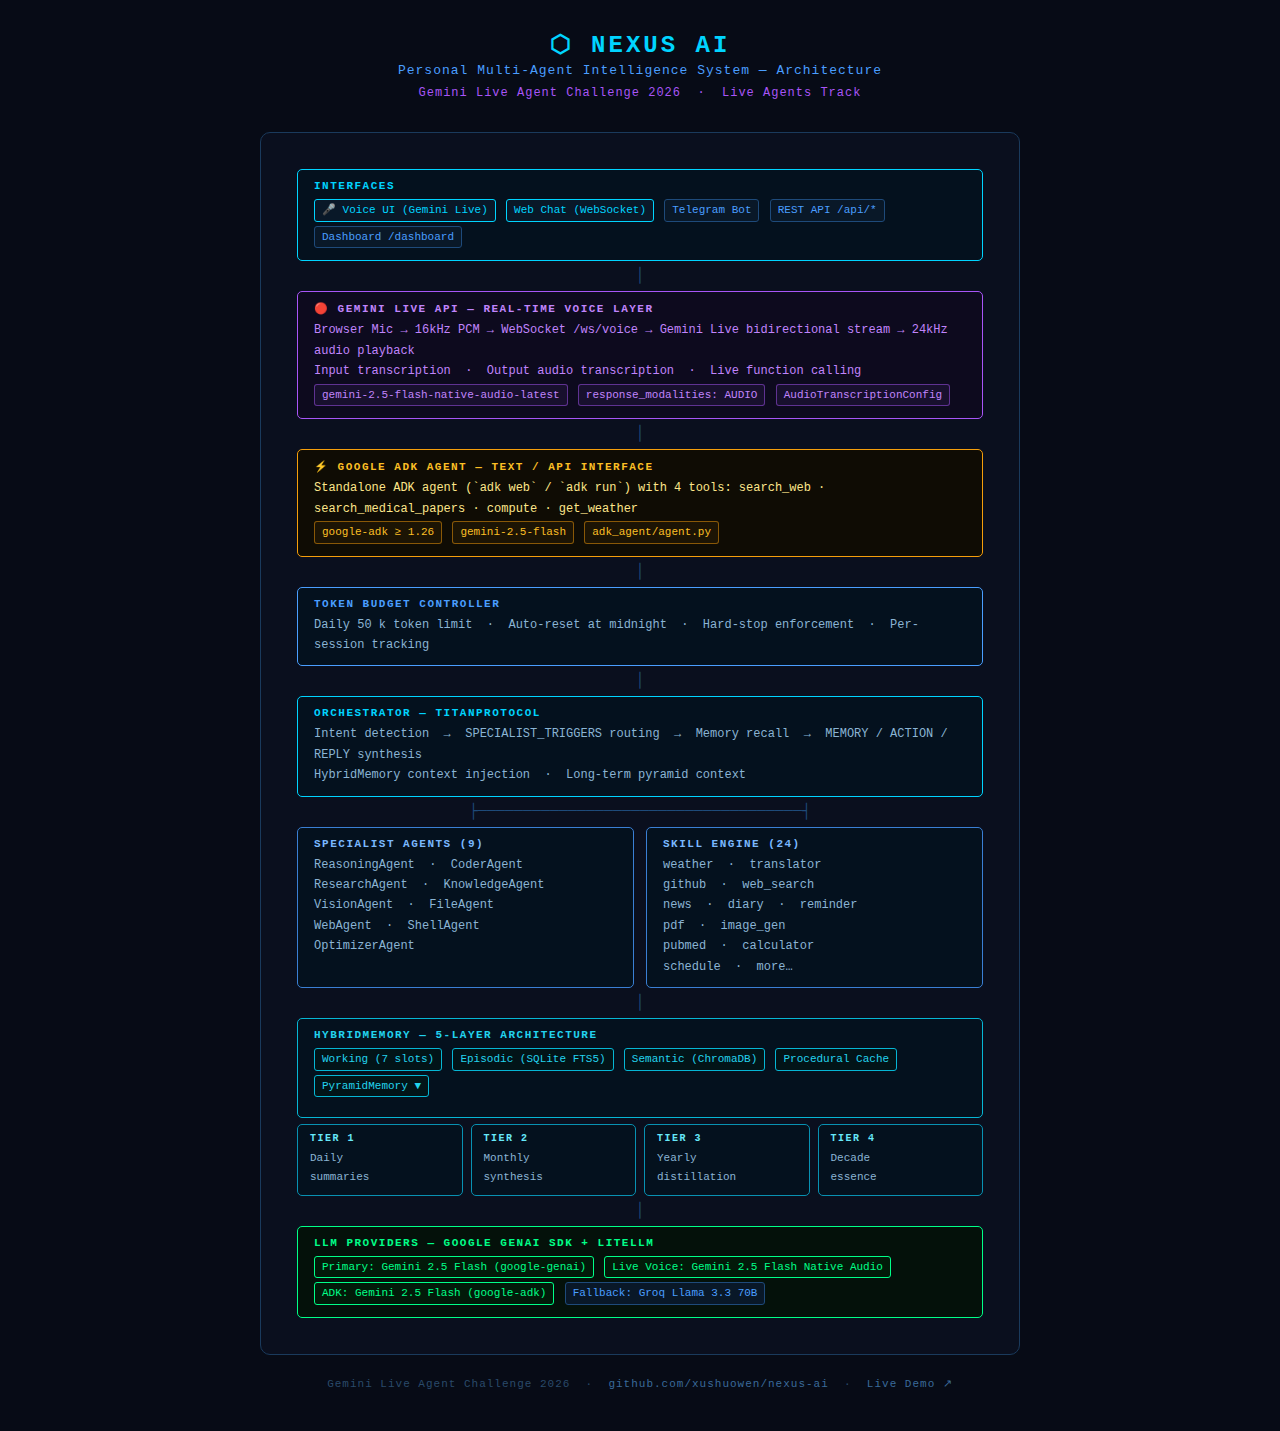
<file: deploy/architecture.html>
<!DOCTYPE html>
<html lang="en">
<head>
<meta charset="UTF-8">
<title>Nexus AI — Architecture Diagram</title>
<style>
  * { box-sizing: border-box; }
  body {
    background: #070b16;
    color: #00d4ff;
    font-family: 'Courier New', monospace;
    display: flex;
    flex-direction: column;
    align-items: center;
    min-height: 100vh;
    margin: 0;
    padding: 30px 16px 40px;
  }
  h1 {
    color: #00d4ff;
    font-size: 24px;
    margin: 0 0 4px;
    letter-spacing: 3px;
    text-transform: uppercase;
  }
  .subtitle {
    color: #4a9eff;
    font-size: 13px;
    margin-bottom: 8px;
    letter-spacing: 1px;
  }
  .tagline {
    color: #a855f7;
    font-size: 12px;
    margin-bottom: 32px;
    letter-spacing: 1px;
  }

  /* ── Main diagram container ── */
  .diagram {
    background: #0a0f1e;
    border: 1px solid #1a3a5c;
    border-radius: 10px;
    padding: 30px 36px;
    max-width: 760px;
    width: 100%;
  }

  /* ── Generic box ── */
  .box {
    border: 1px solid #1e4a7a;
    border-radius: 5px;
    padding: 10px 16px;
    margin: 6px 0;
  }
  .box-title {
    font-size: 11px;
    font-weight: bold;
    letter-spacing: 1.5px;
    text-transform: uppercase;
    margin-bottom: 5px;
  }
  .box-content {
    font-size: 12px;
    color: #8ab4d4;
    line-height: 1.7;
  }

  /* ── Colour variants ── */
  .box.interfaces { border-color: #00d4ff; background: #04111e; }
  .box.interfaces .box-title { color: #00d4ff; }

  .box.voice { border-color: #a855f7; background: #0d0a1e; }
  .box.voice .box-title { color: #c084fc; }
  .box.voice .box-content { color: #c084fc; }

  .box.adk { border-color: #f59e0b; background: #0f0c04; }
  .box.adk .box-title { color: #fbbf24; }
  .box.adk .box-content { color: #fde68a; }

  .box.budget { border-color: #4a9eff; background: #04111e; }
  .box.budget .box-title { color: #4a9eff; }

  .box.orch { border-color: #00d4ff; background: #04111e; }
  .box.orch .box-title { color: #00d4ff; }

  .box.agents { border-color: #3a7fd4; background: #04111e; }
  .box.agents .box-title { color: #7ab8ff; }

  .box.skills { border-color: #3a7fd4; background: #04111e; }
  .box.skills .box-title { color: #7ab8ff; }

  .box.memory { border-color: #06b6d4; background: #04111e; }
  .box.memory .box-title { color: #22d3ee; }

  .box.pyramid { border-color: #0891b2; background: #04111e; }
  .box.pyramid .box-title { color: #67e8f9; }

  .box.llm { border-color: #00ff88; background: #04110a; }
  .box.llm .box-title { color: #00ff88; }
  .box.llm .box-content { color: #80ffb8; }

  /* ── Badge ── */
  .badge {
    display: inline-block;
    background: #091828;
    border: 1px solid #1e4a7a;
    border-radius: 3px;
    padding: 1px 7px;
    font-size: 11px;
    color: #4a9eff;
    margin: 2px 3px 2px 0;
  }
  .badge.cyan   { border-color: #00d4ff; color: #00d4ff; }
  .badge.green  { border-color: #00ff88; color: #00ff88; background: #021a09; }
  .badge.purple { border-color: rgba(168,85,247,.5); color: #c084fc; background: rgba(168,85,247,.08); }
  .badge.amber  { border-color: rgba(245,158,11,.5); color: #fbbf24; background: rgba(245,158,11,.06); }
  .badge.teal   { border-color: #06b6d4; color: #22d3ee; background: #021418; }

  /* ── Arrows and connectors ── */
  .arrow {
    text-align: center;
    color: #1e4a7a;
    font-size: 15px;
    margin: 2px 0;
    line-height: 1.2;
    user-select: none;
  }

  /* ── Row layout for agents + skills ── */
  .row {
    display: flex;
    gap: 12px;
    margin: 6px 0;
  }
  .row .box { flex: 1; margin: 0; }

  /* ── Memory layers (3-col) ── */
  .mem-row {
    display: flex;
    gap: 8px;
    margin: 6px 0;
  }
  .mem-row .box { flex: 1; margin: 0; padding: 8px 12px; }

  /* ── Footer ── */
  .footer {
    margin-top: 22px;
    font-size: 11px;
    color: #2a4a6a;
    text-align: center;
    letter-spacing: 1px;
  }
  .footer a { color: #3a6a9a; text-decoration: none; }
  .footer a:hover { color: #4a9eff; }

  .section-label {
    font-size: 10px;
    letter-spacing: 1px;
    color: #2a4a6a;
    text-transform: uppercase;
    margin: 10px 0 2px;
  }
</style>
</head>
<body>

<h1>⬡ Nexus AI</h1>
<div class="subtitle">Personal Multi-Agent Intelligence System — Architecture</div>
<div class="tagline">Gemini Live Agent Challenge 2026 &nbsp;·&nbsp; Live Agents Track</div>

<div class="diagram">

  <!-- ── Layer 1: Interfaces ── -->
  <div class="box interfaces">
    <div class="box-title">Interfaces</div>
    <div class="box-content">
      <span class="badge cyan">🎤 Voice UI (Gemini Live)</span>
      <span class="badge cyan">Web Chat (WebSocket)</span>
      <span class="badge">Telegram Bot</span>
      <span class="badge">REST API /api/*</span>
      <span class="badge">Dashboard /dashboard</span>
    </div>
  </div>

  <div class="arrow">│</div>

  <!-- ── Layer 2a: Gemini Live API (Voice) ── -->
  <div class="box voice">
    <div class="box-title">🔴 Gemini Live API — Real-Time Voice Layer</div>
    <div class="box-content">
      Browser Mic → 16kHz PCM → WebSocket <code>/ws/voice</code> → Gemini Live bidirectional stream → 24kHz audio playback<br>
      Input transcription &nbsp;·&nbsp; Output audio transcription &nbsp;·&nbsp; Live function calling<br>
      <span class="badge purple">gemini-2.5-flash-native-audio-latest</span>
      <span class="badge purple">response_modalities: AUDIO</span>
      <span class="badge purple">AudioTranscriptionConfig</span>
    </div>
  </div>

  <div class="arrow">│</div>

  <!-- ── Layer 2b: ADK Agent ── -->
  <div class="box adk">
    <div class="box-title">⚡ Google ADK Agent — Text / API Interface</div>
    <div class="box-content">
      Standalone ADK agent (`adk web` / `adk run`) with 4 tools: search_web · search_medical_papers · compute · get_weather<br>
      <span class="badge amber">google-adk ≥ 1.26</span>
      <span class="badge amber">gemini-2.5-flash</span>
      <span class="badge amber">adk_agent/agent.py</span>
    </div>
  </div>

  <div class="arrow">│</div>

  <!-- ── Layer 3: Token Budget ── -->
  <div class="box budget">
    <div class="box-title">Token Budget Controller</div>
    <div class="box-content">
      Daily 50 k token limit &nbsp;·&nbsp; Auto-reset at midnight &nbsp;·&nbsp; Hard-stop enforcement &nbsp;·&nbsp; Per-session tracking
    </div>
  </div>

  <div class="arrow">│</div>

  <!-- ── Layer 4: Orchestrator ── -->
  <div class="box orch">
    <div class="box-title">Orchestrator — TitanProtocol</div>
    <div class="box-content">
      Intent detection &nbsp;→&nbsp; SPECIALIST_TRIGGERS routing &nbsp;→&nbsp; Memory recall &nbsp;→&nbsp; MEMORY / ACTION / REPLY synthesis<br>
      HybridMemory context injection &nbsp;·&nbsp; Long-term pyramid context
    </div>
  </div>

  <div class="arrow">├────────────────────────────────────┤</div>

  <!-- ── Layer 5: Agents + Skills (side by side) ── -->
  <div class="row">
    <div class="box agents">
      <div class="box-title">Specialist Agents (9)</div>
      <div class="box-content">
        ReasoningAgent &nbsp;·&nbsp; CoderAgent<br>
        ResearchAgent &nbsp;·&nbsp; KnowledgeAgent<br>
        VisionAgent &nbsp;·&nbsp; FileAgent<br>
        WebAgent &nbsp;·&nbsp; ShellAgent<br>
        OptimizerAgent
      </div>
    </div>
    <div class="box skills">
      <div class="box-title">Skill Engine (24)</div>
      <div class="box-content">
        weather &nbsp;·&nbsp; translator<br>
        github &nbsp;·&nbsp; web_search<br>
        news &nbsp;·&nbsp; diary &nbsp;·&nbsp; reminder<br>
        pdf &nbsp;·&nbsp; image_gen<br>
        pubmed &nbsp;·&nbsp; calculator<br>
        schedule &nbsp;·&nbsp; more…
      </div>
    </div>
  </div>

  <div class="arrow">│</div>

  <!-- ── Layer 6: 5-Layer Memory ── -->
  <div class="box memory">
    <div class="box-title">HybridMemory — 5-Layer Architecture</div>
    <div class="box-content" style="margin-bottom:8px;">
      <span class="badge teal">Working (7 slots)</span>
      <span class="badge teal">Episodic (SQLite FTS5)</span>
      <span class="badge teal">Semantic (ChromaDB)</span>
      <span class="badge teal">Procedural Cache</span>
      <span class="badge teal">PyramidMemory ▼</span>
    </div>
  </div>

  <!-- PyramidMemory sub-layer -->
  <div class="mem-row">
    <div class="box pyramid">
      <div class="box-title" style="font-size:10px;">Tier 1</div>
      <div class="box-content" style="font-size:11px;">Daily<br>summaries</div>
    </div>
    <div class="box pyramid">
      <div class="box-title" style="font-size:10px;">Tier 2</div>
      <div class="box-content" style="font-size:11px;">Monthly<br>synthesis</div>
    </div>
    <div class="box pyramid">
      <div class="box-title" style="font-size:10px;">Tier 3</div>
      <div class="box-content" style="font-size:11px;">Yearly<br>distillation</div>
    </div>
    <div class="box pyramid">
      <div class="box-title" style="font-size:10px;">Tier 4</div>
      <div class="box-content" style="font-size:11px;">Decade<br>essence</div>
    </div>
  </div>

  <div class="arrow">│</div>

  <!-- ── Layer 7: LLM Providers ── -->
  <div class="box llm">
    <div class="box-title">LLM Providers — Google GenAI SDK + LiteLLM</div>
    <div class="box-content">
      <span class="badge green">Primary: Gemini 2.5 Flash (google-genai)</span>
      <span class="badge green">Live Voice: Gemini 2.5 Flash Native Audio</span><br>
      <span class="badge green">ADK: Gemini 2.5 Flash (google-adk)</span>
      <span class="badge">Fallback: Groq Llama 3.3 70B</span>
    </div>
  </div>

</div>

<div class="footer">
  Gemini Live Agent Challenge 2026 &nbsp;·&nbsp;
  <a href="https://github.com/xushuowen/nexus-ai">github.com/xushuowen/nexus-ai</a>
  &nbsp;·&nbsp;
  <a href="https://nexus-ai-nc4iieaq3q-de.a.run.app">Live Demo ↗</a>
</div>

</body>
</html>
</file>
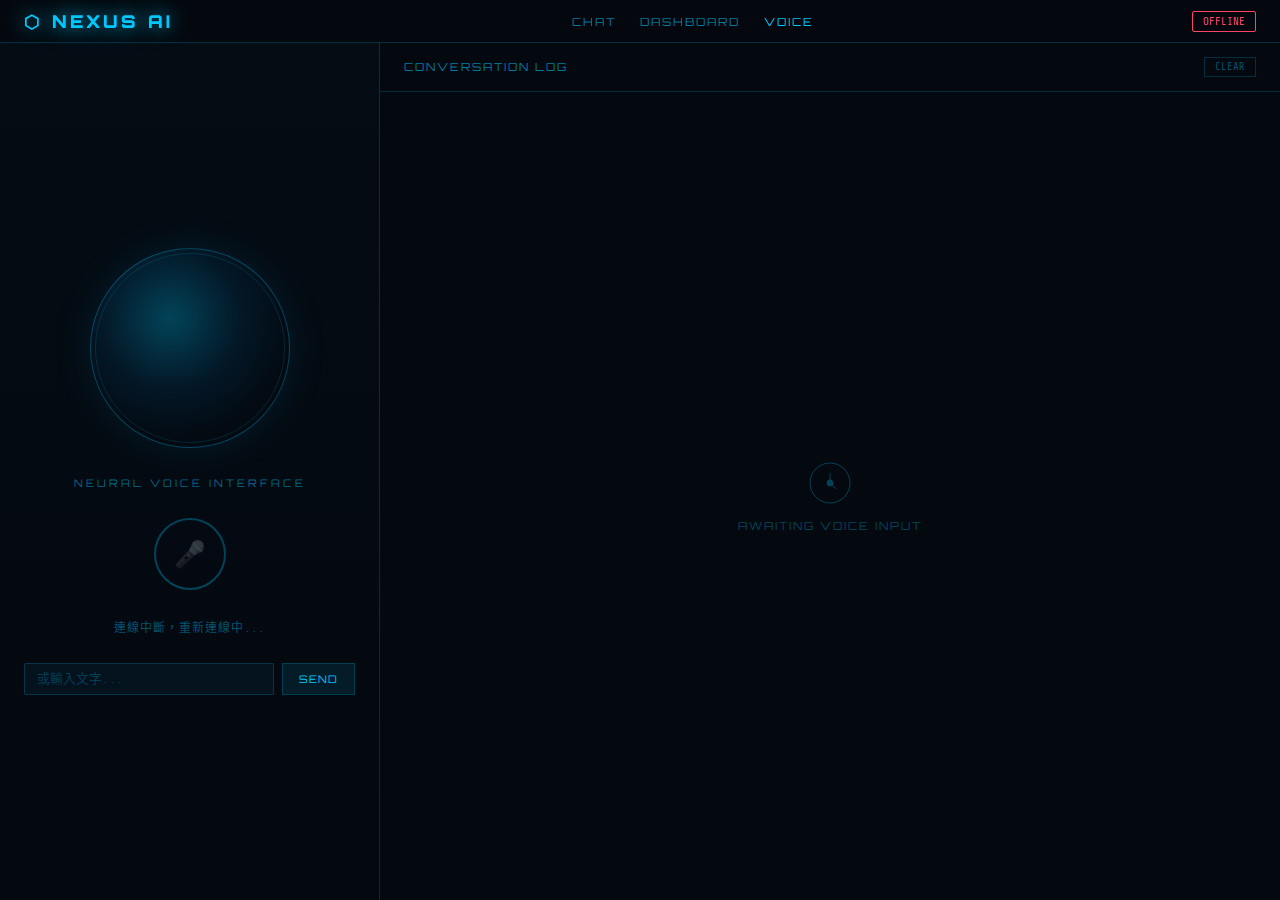
<file: web/templates/voice.html>
<!DOCTYPE html>
<html lang="zh-TW">
<head>
    <meta charset="UTF-8">
    <meta name="viewport" content="width=device-width, initial-scale=1.0">
    <title>Nexus AI — Voice Interface</title>
    <link rel="preconnect" href="https://fonts.googleapis.com">
    <link href="https://fonts.googleapis.com/css2?family=Orbitron:wght@400;700;900&family=Rajdhani:wght@300;400;600&family=Share+Tech+Mono&display=swap" rel="stylesheet">
    <style>
        :root {
            --cyan: #00c8ff;
            --cyan-dim: #0090bb;
            --purple: #a855f7;
            --green: #00ff88;
            --red: #ff4466;
            --bg: #04080f;
            --panel: #080d18;
            --border: rgba(0,200,255,0.2);
        }
        * { margin: 0; padding: 0; box-sizing: border-box; }
        body {
            background: var(--bg);
            color: var(--cyan);
            font-family: 'Rajdhani', sans-serif;
            height: 100vh;
            overflow: hidden;
            display: flex;
            flex-direction: column;
        }

        /* ── HUD Bar ── */
        #hud {
            display: flex;
            align-items: center;
            justify-content: space-between;
            padding: 10px 24px;
            border-bottom: 1px solid var(--border);
            background: rgba(4,8,15,0.95);
            backdrop-filter: blur(10px);
        }
        .hud-logo {
            font-family: 'Orbitron', monospace;
            font-weight: 900;
            font-size: 1.1rem;
            letter-spacing: 3px;
            color: var(--cyan);
            text-shadow: 0 0 20px var(--cyan);
        }
        .hud-nav a {
            color: rgba(0,200,255,0.6);
            text-decoration: none;
            font-family: 'Orbitron', monospace;
            font-size: 0.7rem;
            letter-spacing: 2px;
            margin-left: 20px;
            transition: color 0.2s;
        }
        .hud-nav a:hover { color: var(--cyan); }
        .hud-nav a.active { color: var(--cyan); }
        #connection-badge {
            font-family: 'Share Tech Mono', monospace;
            font-size: 0.7rem;
            padding: 3px 10px;
            border: 1px solid;
            border-radius: 2px;
            transition: all 0.3s;
        }
        #connection-badge.disconnected { border-color: var(--red); color: var(--red); }
        #connection-badge.connected { border-color: var(--green); color: var(--green); }
        #connection-badge.listening { border-color: var(--cyan); color: var(--cyan); animation: pulse 1s infinite; }

        @keyframes pulse { 0%,100%{opacity:1} 50%{opacity:0.4} }

        /* ── Main layout ── */
        #main {
            flex: 1;
            display: flex;
            gap: 0;
            overflow: hidden;
        }

        /* ── Left: Visualizer + Mic ── */
        #voice-panel {
            width: 380px;
            min-width: 300px;
            display: flex;
            flex-direction: column;
            align-items: center;
            justify-content: center;
            border-right: 1px solid var(--border);
            padding: 32px 24px;
            gap: 28px;
            background: linear-gradient(180deg, rgba(0,200,255,0.02) 0%, transparent 100%);
        }

        /* Orb visualizer */
        #orb-container {
            position: relative;
            width: 200px;
            height: 200px;
        }
        #orb {
            width: 200px;
            height: 200px;
            border-radius: 50%;
            background: radial-gradient(circle at 40% 35%,
                rgba(0,200,255,0.3) 0%,
                rgba(0,100,160,0.15) 40%,
                transparent 70%);
            border: 1px solid rgba(0,200,255,0.3);
            box-shadow: 0 0 40px rgba(0,200,255,0.1);
            transition: box-shadow 0.1s, transform 0.1s;
            display: flex;
            align-items: center;
            justify-content: center;
            position: relative;
            overflow: hidden;
        }
        #orb::before {
            content: '';
            position: absolute;
            inset: 4px;
            border-radius: 50%;
            border: 1px solid rgba(0,200,255,0.15);
        }
        #orb.active {
            box-shadow: 0 0 60px rgba(0,200,255,0.4), 0 0 120px rgba(0,200,255,0.15);
            animation: orb-breathe 1.5s ease-in-out infinite;
        }
        #orb.speaking {
            box-shadow: 0 0 60px rgba(168,85,247,0.5), 0 0 120px rgba(168,85,247,0.2);
            border-color: rgba(168,85,247,0.5);
        }
        @keyframes orb-breathe {
            0%,100% { transform: scale(1); }
            50% { transform: scale(1.04); }
        }
        #orb canvas { border-radius: 50%; }

        /* Waveform rings */
        .ring {
            position: absolute;
            border-radius: 50%;
            border: 1px solid rgba(0,200,255,0.15);
            animation: ring-expand 2s ease-out infinite;
            opacity: 0;
        }
        .ring:nth-child(2) { animation-delay: 0.5s; }
        .ring:nth-child(3) { animation-delay: 1s; }
        @keyframes ring-expand {
            0% { width: 200px; height: 200px; top: 0; left: 0; opacity: 0.5; }
            100% { width: 280px; height: 280px; top: -40px; left: -40px; opacity: 0; }
        }
        #orb-container.active .ring { display: block; }
        #orb-container .ring { display: none; }

        /* Mic label */
        #orb-label {
            font-family: 'Orbitron', monospace;
            font-size: 0.65rem;
            letter-spacing: 3px;
            color: rgba(0,200,255,0.5);
            text-align: center;
        }

        /* Mic button */
        #mic-btn {
            width: 72px;
            height: 72px;
            border-radius: 50%;
            border: 2px solid var(--cyan);
            background: transparent;
            color: var(--cyan);
            cursor: pointer;
            display: flex;
            align-items: center;
            justify-content: center;
            transition: all 0.2s;
            position: relative;
            font-size: 1.6rem;
        }
        #mic-btn:hover { background: rgba(0,200,255,0.1); box-shadow: 0 0 20px rgba(0,200,255,0.3); }
        #mic-btn.recording {
            border-color: var(--red);
            color: var(--red);
            box-shadow: 0 0 20px rgba(255,68,102,0.4);
            animation: mic-pulse 0.8s ease-in-out infinite;
        }
        #mic-btn:disabled { opacity: 0.3; cursor: not-allowed; }
        @keyframes mic-pulse { 0%,100%{transform:scale(1)} 50%{transform:scale(1.08)} }

        #mic-hint {
            font-size: 0.75rem;
            color: rgba(0,200,255,0.4);
            text-align: center;
            font-family: 'Share Tech Mono', monospace;
            letter-spacing: 1px;
        }

        /* Text input row */
        #text-row {
            display: flex;
            gap: 8px;
            width: 100%;
        }
        #text-input {
            flex: 1;
            background: rgba(0,200,255,0.05);
            border: 1px solid var(--border);
            color: var(--cyan);
            padding: 8px 12px;
            font-family: 'Share Tech Mono', monospace;
            font-size: 0.8rem;
            outline: none;
            border-radius: 2px;
        }
        #text-input:focus { border-color: rgba(0,200,255,0.5); }
        #text-input::placeholder { color: rgba(0,200,255,0.25); }
        #send-btn {
            padding: 8px 16px;
            background: rgba(0,200,255,0.1);
            border: 1px solid var(--border);
            color: var(--cyan);
            cursor: pointer;
            font-family: 'Orbitron', monospace;
            font-size: 0.65rem;
            letter-spacing: 1px;
            transition: all 0.2s;
        }
        #send-btn:hover { background: rgba(0,200,255,0.2); }

        /* ── Right: Transcript ── */
        #transcript-panel {
            flex: 1;
            display: flex;
            flex-direction: column;
            overflow: hidden;
        }
        #transcript-header {
            padding: 14px 24px;
            border-bottom: 1px solid var(--border);
            font-family: 'Orbitron', monospace;
            font-size: 0.7rem;
            letter-spacing: 2px;
            color: rgba(0,200,255,0.6);
            display: flex;
            align-items: center;
            justify-content: space-between;
        }
        #clear-btn {
            background: none;
            border: 1px solid var(--border);
            color: rgba(0,200,255,0.4);
            padding: 3px 10px;
            font-family: 'Share Tech Mono', monospace;
            font-size: 0.65rem;
            cursor: pointer;
            transition: all 0.2s;
        }
        #clear-btn:hover { border-color: var(--red); color: var(--red); }

        #transcript {
            flex: 1;
            overflow-y: auto;
            padding: 20px 24px;
            display: flex;
            flex-direction: column;
            gap: 16px;
            scroll-behavior: smooth;
        }
        #transcript::-webkit-scrollbar { width: 4px; }
        #transcript::-webkit-scrollbar-track { background: transparent; }
        #transcript::-webkit-scrollbar-thumb { background: rgba(0,200,255,0.2); border-radius: 2px; }

        .msg {
            display: flex;
            flex-direction: column;
            max-width: 85%;
            animation: msg-in 0.2s ease;
        }
        @keyframes msg-in { from { opacity:0; transform:translateY(8px); } to { opacity:1; transform:none; } }
        .msg.user { align-self: flex-end; align-items: flex-end; }
        .msg.assistant { align-self: flex-start; }
        .msg-label {
            font-family: 'Orbitron', monospace;
            font-size: 0.55rem;
            letter-spacing: 2px;
            margin-bottom: 4px;
            opacity: 0.5;
        }
        .msg.user .msg-label { color: var(--purple); }
        .msg.assistant .msg-label { color: var(--cyan); }
        .msg-bubble {
            padding: 10px 14px;
            border-radius: 2px;
            font-size: 0.95rem;
            line-height: 1.5;
        }
        .msg.user .msg-bubble {
            background: rgba(168,85,247,0.1);
            border: 1px solid rgba(168,85,247,0.25);
            color: rgba(255,255,255,0.9);
        }
        .msg.assistant .msg-bubble {
            background: rgba(0,200,255,0.06);
            border: 1px solid var(--border);
            color: rgba(255,255,255,0.85);
        }
        .msg-typing {
            display: flex;
            gap: 4px;
            padding: 12px 14px;
        }
        .dot {
            width: 6px; height: 6px;
            background: var(--cyan);
            border-radius: 50%;
            animation: dot-bounce 1.2s ease-in-out infinite;
            opacity: 0.5;
        }
        .dot:nth-child(2) { animation-delay: 0.2s; }
        .dot:nth-child(3) { animation-delay: 0.4s; }
        @keyframes dot-bounce { 0%,80%,100%{transform:translateY(0)} 40%{transform:translateY(-6px);opacity:1} }

        #empty-state {
            flex: 1;
            display: flex;
            align-items: center;
            justify-content: center;
            flex-direction: column;
            gap: 12px;
            opacity: 0.3;
        }
        #empty-state svg { width: 48px; height: 48px; }
        #empty-state p { font-family: 'Orbitron', monospace; font-size: 0.7rem; letter-spacing: 2px; }

        /* ── Responsive ── */
        @media (max-width: 640px) {
            #voice-panel { width: 100%; min-width: unset; border-right: none; border-bottom: 1px solid var(--border); flex-direction: row; flex-wrap: wrap; justify-content: center; padding: 16px; gap: 16px; }
            #main { flex-direction: column; }
            #orb-container { width: 120px; height: 120px; }
            #orb { width: 120px; height: 120px; }
        }
    </style>
</head>
<body>

<!-- HUD -->
<div id="hud">
    <div class="hud-logo">⬡ NEXUS AI</div>
    <nav class="hud-nav">
        <a href="/">CHAT</a>
        <a href="/dashboard">DASHBOARD</a>
        <a href="/voice" class="active">VOICE</a>
    </nav>
    <div id="connection-badge" class="disconnected">OFFLINE</div>
</div>

<!-- Main -->
<div id="main">

    <!-- Left: Voice controls -->
    <div id="voice-panel">
        <div id="orb-container">
            <div class="ring"></div>
            <div class="ring"></div>
            <div class="ring"></div>
            <div id="orb">
                <canvas id="waveform" width="160" height="160"></canvas>
            </div>
        </div>
        <div id="orb-label">NEURAL VOICE INTERFACE</div>

        <button id="mic-btn" disabled title="按住說話 / Hold to speak">🎤</button>
        <div id="mic-hint">連接中...</div>

        <div id="text-row">
            <input id="text-input" type="text" placeholder="或輸入文字..." autocomplete="off">
            <button id="send-btn">SEND</button>
        </div>
    </div>

    <!-- Right: Transcript -->
    <div id="transcript-panel">
        <div id="transcript-header">
            <span>CONVERSATION LOG</span>
            <button id="clear-btn">CLEAR</button>
        </div>
        <div id="transcript">
            <div id="empty-state">
                <svg viewBox="0 0 48 48" fill="none" stroke="currentColor" stroke-width="1">
                    <circle cx="24" cy="24" r="20"/>
                    <path d="M24 14 v10 l6 6"/>
                    <circle cx="24" cy="24" r="3" fill="currentColor"/>
                </svg>
                <p>AWAITING VOICE INPUT</p>
            </div>
        </div>
    </div>

</div>

<script>
// ── State ────────────────────────────────────────────────────────────────────
let ws = null;
let audioCtx = null;
let analyser = null;
let mediaStream = null;
let scriptProcessor = null;
let isRecording = false;
let audioQueue = [];
let isPlaying = false;
let typingEl = null;
let currentAssistantBubble = null;
let assistantText = "";

const badge = document.getElementById("connection-badge");
const micBtn = document.getElementById("mic-btn");
const micHint = document.getElementById("mic-hint");
const orbEl = document.getElementById("orb");
const orbContainer = document.getElementById("orb-container");
const transcript = document.getElementById("transcript");
const emptyState = document.getElementById("empty-state");
const waveCanvas = document.getElementById("waveform");
const waveCtx = waveCanvas.getContext("2d");
const textInput = document.getElementById("text-input");
const sendBtn = document.getElementById("send-btn");

// ── WebSocket ─────────────────────────────────────────────────────────────────
function connect() {
    const proto = location.protocol === "https:" ? "wss:" : "ws:";
    ws = new WebSocket(`${proto}//${location.host}/ws/voice`);
    ws.binaryType = "arraybuffer";

    ws.onopen = () => {
        badge.textContent = "CONNECTING...";
        badge.className = "listening";
    };

    ws.onmessage = (e) => {
        const msg = JSON.parse(e.data);
        if (msg.type === "status" && msg.data === "connected") {
            badge.textContent = "ONLINE";
            badge.className = "connected";
            micBtn.disabled = false;
            micHint.textContent = "按住說話 / Hold to speak";
            initAudio();
        } else if (msg.type === "audio") {
            const bytes = base64ToFloat32(msg.data);
            queueAudio(bytes);
        } else if (msg.type === "text") {
            appendAssistantText(msg.data);
        } else if (msg.type === "turn_complete") {
            finalizeAssistant();
        } else if (msg.type === "error") {
            addSystemMsg("ERROR: " + msg.data);
        }
    };

    ws.onclose = () => {
        badge.textContent = "OFFLINE";
        badge.className = "disconnected";
        micBtn.disabled = true;
        micHint.textContent = "連線中斷，重新連線中...";
        setTimeout(connect, 3000);
    };

    ws.onerror = () => ws.close();
}

// ── Audio Input (16kHz PCM) ───────────────────────────────────────────────────
async function initAudio() {
    if (audioCtx) return;
    try {
        audioCtx = new AudioContext({ sampleRate: 16000 });
        mediaStream = await navigator.mediaDevices.getUserMedia({ audio: true, video: false });
        const source = audioCtx.createMediaStreamSource(mediaStream);
        analyser = audioCtx.createAnalyser();
        analyser.fftSize = 256;
        source.connect(analyser);

        scriptProcessor = audioCtx.createScriptProcessor(4096, 1, 1);
        source.connect(scriptProcessor);
        scriptProcessor.connect(audioCtx.destination);

        scriptProcessor.onaudioprocess = (e) => {
            if (!isRecording || ws?.readyState !== WebSocket.OPEN) return;
            const float32 = e.inputBuffer.getChannelData(0);
            const int16 = float32ToInt16(float32);
            const b64 = arrayBufferToBase64(int16.buffer);
            ws.send(JSON.stringify({ type: "audio", data: b64 }));
        };

        drawWaveform();
    } catch (err) {
        addSystemMsg("麥克風存取失敗: " + err.message);
    }
}

function float32ToInt16(f32) {
    const int16 = new Int16Array(f32.length);
    for (let i = 0; i < f32.length; i++) {
        const s = Math.max(-1, Math.min(1, f32[i]));
        int16[i] = s < 0 ? s * 0x8000 : s * 0x7fff;
    }
    return int16;
}

function arrayBufferToBase64(buf) {
    const bytes = new Uint8Array(buf);
    let bin = "";
    for (let i = 0; i < bytes.length; i++) bin += String.fromCharCode(bytes[i]);
    return btoa(bin);
}

// ── Audio Output (24kHz PCM from Gemini) ─────────────────────────────────────
function base64ToFloat32(b64) {
    const bin = atob(b64);
    const int16 = new Int16Array(bin.length / 2);
    for (let i = 0; i < int16.length; i++) {
        int16[i] = bin.charCodeAt(i * 2) | (bin.charCodeAt(i * 2 + 1) << 8);
    }
    const f32 = new Float32Array(int16.length);
    for (let i = 0; i < int16.length; i++) f32[i] = int16[i] / 32768;
    return f32;
}

function queueAudio(f32) {
    audioQueue.push(f32);
    if (!isPlaying) playNext();
}

function playNext() {
    if (audioQueue.length === 0) {
        isPlaying = false;
        orbEl.classList.remove("speaking");
        return;
    }
    isPlaying = true;
    orbEl.classList.add("speaking");

    // Use a separate playback context at 24kHz
    if (!window.playCtx || window.playCtx.state === "closed") {
        window.playCtx = new AudioContext({ sampleRate: 24000 });
    }
    const ctx = window.playCtx;
    const f32 = audioQueue.shift();
    const buf = ctx.createBuffer(1, f32.length, 24000);
    buf.copyToChannel(f32, 0);
    const src = ctx.createBufferSource();
    src.buffer = buf;
    src.connect(ctx.destination);
    src.onended = playNext;
    src.start();
}

// ── Waveform visualizer ───────────────────────────────────────────────────────
function drawWaveform() {
    requestAnimationFrame(drawWaveform);
    if (!analyser) return;

    const data = new Uint8Array(analyser.frequencyBinCount);
    analyser.getByteTimeDomainData(data);

    waveCtx.clearRect(0, 0, 160, 160);
    if (!isRecording) return;

    waveCtx.strokeStyle = "rgba(0,200,255,0.7)";
    waveCtx.lineWidth = 1.5;
    waveCtx.beginPath();
    const step = 160 / data.length;
    for (let i = 0; i < data.length; i++) {
        const y = (data[i] / 128.0) * 80;
        if (i === 0) waveCtx.moveTo(i * step, y);
        else waveCtx.lineTo(i * step, y);
    }
    waveCtx.stroke();
}

// ── Mic button ────────────────────────────────────────────────────────────────
micBtn.addEventListener("mousedown", startRecording);
micBtn.addEventListener("touchstart", (e) => { e.preventDefault(); startRecording(); });
micBtn.addEventListener("mouseup", stopRecording);
micBtn.addEventListener("mouseleave", stopRecording);
micBtn.addEventListener("touchend", stopRecording);

async function startRecording() {
    if (!audioCtx) await initAudio();
    if (!audioCtx || micBtn.disabled) return;
    isRecording = true;
    micBtn.classList.add("recording");
    orbEl.classList.add("active");
    orbContainer.classList.add("active");
    badge.textContent = "LISTENING";
    badge.className = "listening";
    addUserMsg("🎤 [語音輸入中...]");
}

function stopRecording() {
    if (!isRecording) return;
    isRecording = false;
    micBtn.classList.remove("recording");
    orbEl.classList.remove("active");
    orbContainer.classList.remove("active");
    badge.textContent = "PROCESSING";
    badge.className = "listening";

    // Remove the placeholder
    const msgs = transcript.querySelectorAll(".msg.user");
    if (msgs.length) {
        const last = msgs[msgs.length - 1];
        if (last.querySelector(".msg-bubble").textContent.includes("語音輸入中")) {
            last.remove();
        }
    }
    if (ws?.readyState === WebSocket.OPEN) {
        ws.send(JSON.stringify({ type: "end_of_turn" }));
    }
    showTyping();
}

// ── Text input ────────────────────────────────────────────────────────────────
sendBtn.addEventListener("click", sendText);
textInput.addEventListener("keydown", (e) => { if (e.key === "Enter") sendText(); });

function sendText() {
    const text = textInput.value.trim();
    if (!text || ws?.readyState !== WebSocket.OPEN) return;
    textInput.value = "";
    addUserMsg(text);
    ws.send(JSON.stringify({ type: "text", data: text }));
    showTyping();
}

// ── Transcript helpers ────────────────────────────────────────────────────────
function addUserMsg(text) {
    emptyState?.remove();
    const el = document.createElement("div");
    el.className = "msg user";
    el.innerHTML = `<div class="msg-label">YOU</div><div class="msg-bubble">${escHtml(text)}</div>`;
    transcript.appendChild(el);
    transcript.scrollTop = transcript.scrollHeight;
}

function showTyping() {
    removeTyping();
    typingEl = document.createElement("div");
    typingEl.className = "msg assistant";
    typingEl.innerHTML = `<div class="msg-label">NEXUS AI</div><div class="msg-bubble msg-typing"><div class="dot"></div><div class="dot"></div><div class="dot"></div></div>`;
    transcript.appendChild(typingEl);
    transcript.scrollTop = transcript.scrollHeight;
    currentAssistantBubble = null;
    assistantText = "";
}

function removeTyping() {
    if (typingEl) { typingEl.remove(); typingEl = null; }
}

function appendAssistantText(chunk) {
    removeTyping();
    emptyState?.remove();
    assistantText += chunk;
    if (!currentAssistantBubble) {
        const el = document.createElement("div");
        el.className = "msg assistant";
        el.innerHTML = `<div class="msg-label">NEXUS AI</div><div class="msg-bubble"></div>`;
        transcript.appendChild(el);
        currentAssistantBubble = el.querySelector(".msg-bubble");
    }
    currentAssistantBubble.textContent = assistantText;
    transcript.scrollTop = transcript.scrollHeight;
}

function finalizeAssistant() {
    currentAssistantBubble = null;
    assistantText = "";
    badge.textContent = "ONLINE";
    badge.className = "connected";
}

function addSystemMsg(text) {
    const el = document.createElement("div");
    el.className = "msg assistant";
    el.innerHTML = `<div class="msg-label">SYSTEM</div><div class="msg-bubble" style="border-color:rgba(255,68,102,0.3);color:rgba(255,68,102,0.8)">${escHtml(text)}</div>`;
    transcript.appendChild(el);
    transcript.scrollTop = transcript.scrollHeight;
}

function escHtml(s) {
    return s.replace(/&/g,"&amp;").replace(/</g,"&lt;").replace(/>/g,"&gt;");
}

document.getElementById("clear-btn").addEventListener("click", () => {
    transcript.innerHTML = "";
    currentAssistantBubble = null;
    assistantText = "";
});

// ── Init ──────────────────────────────────────────────────────────────────────
connect();
</script>
</body>
</html>
</file>
